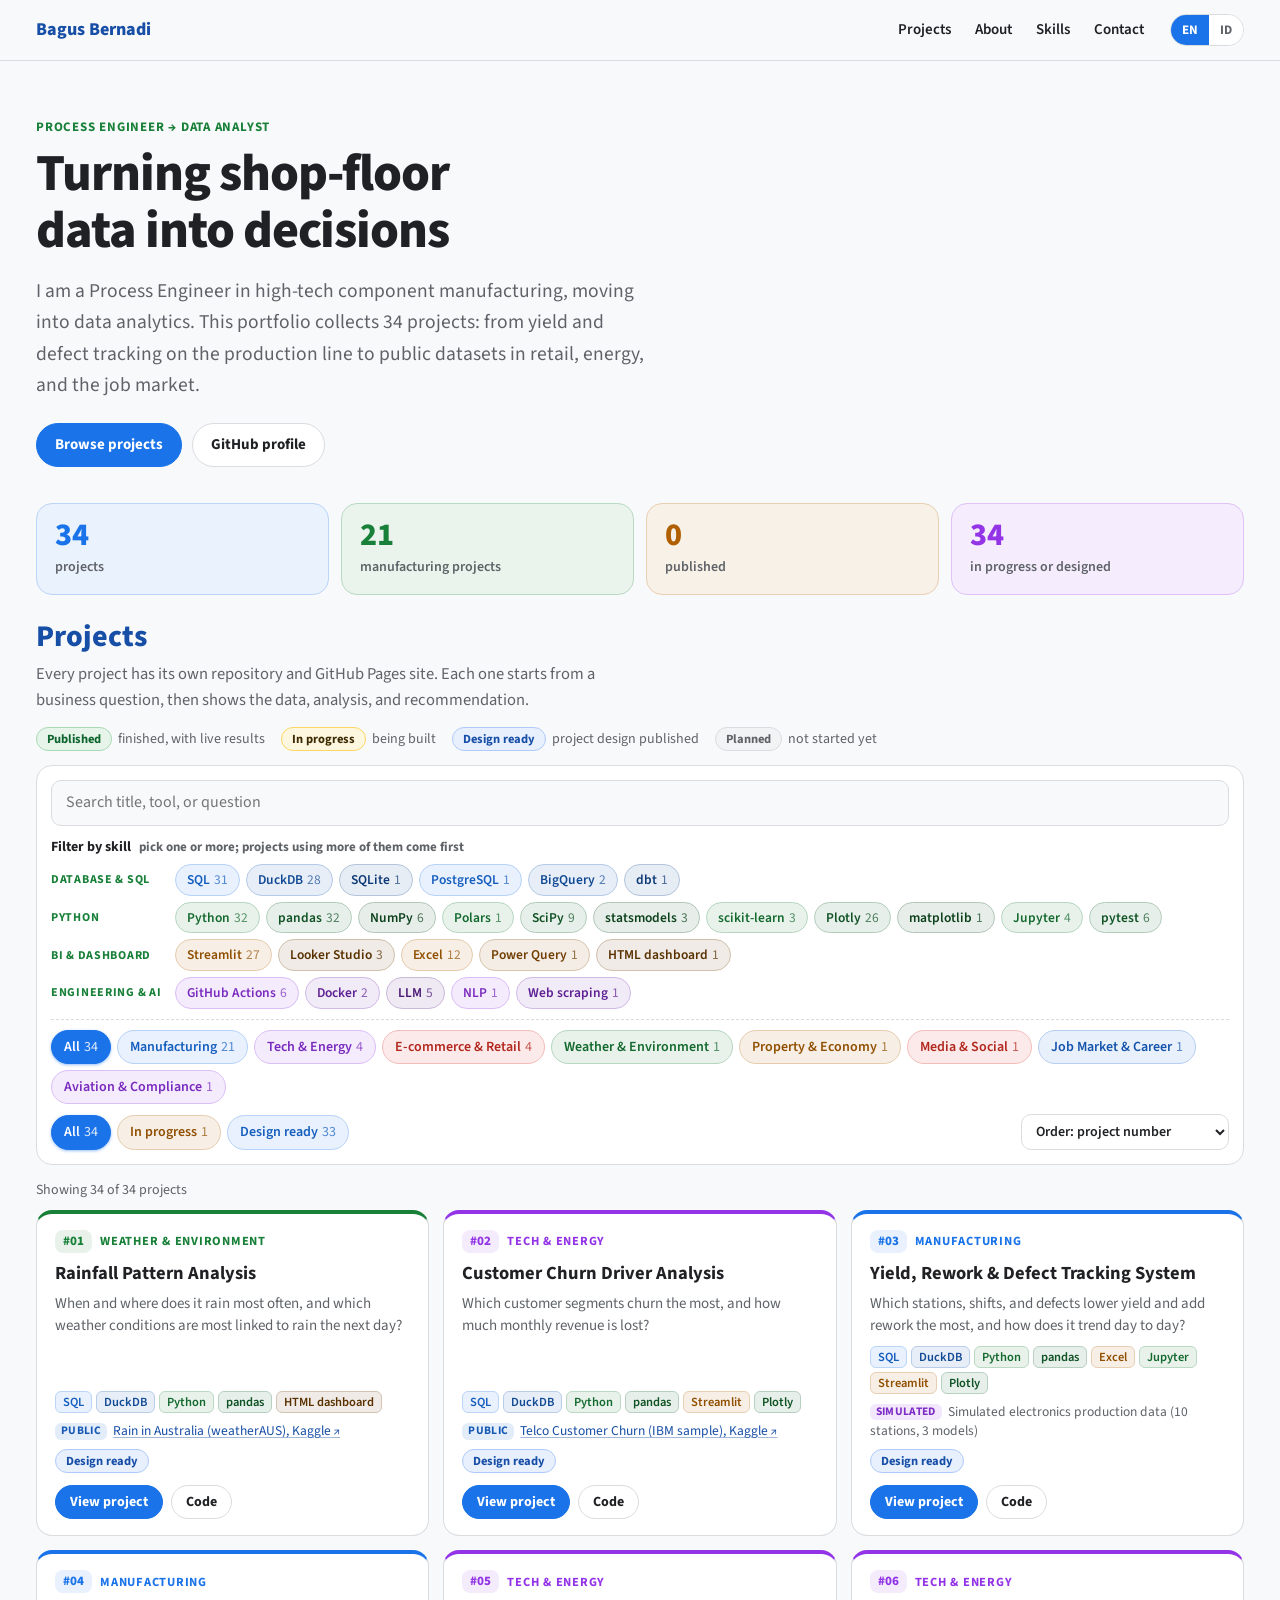
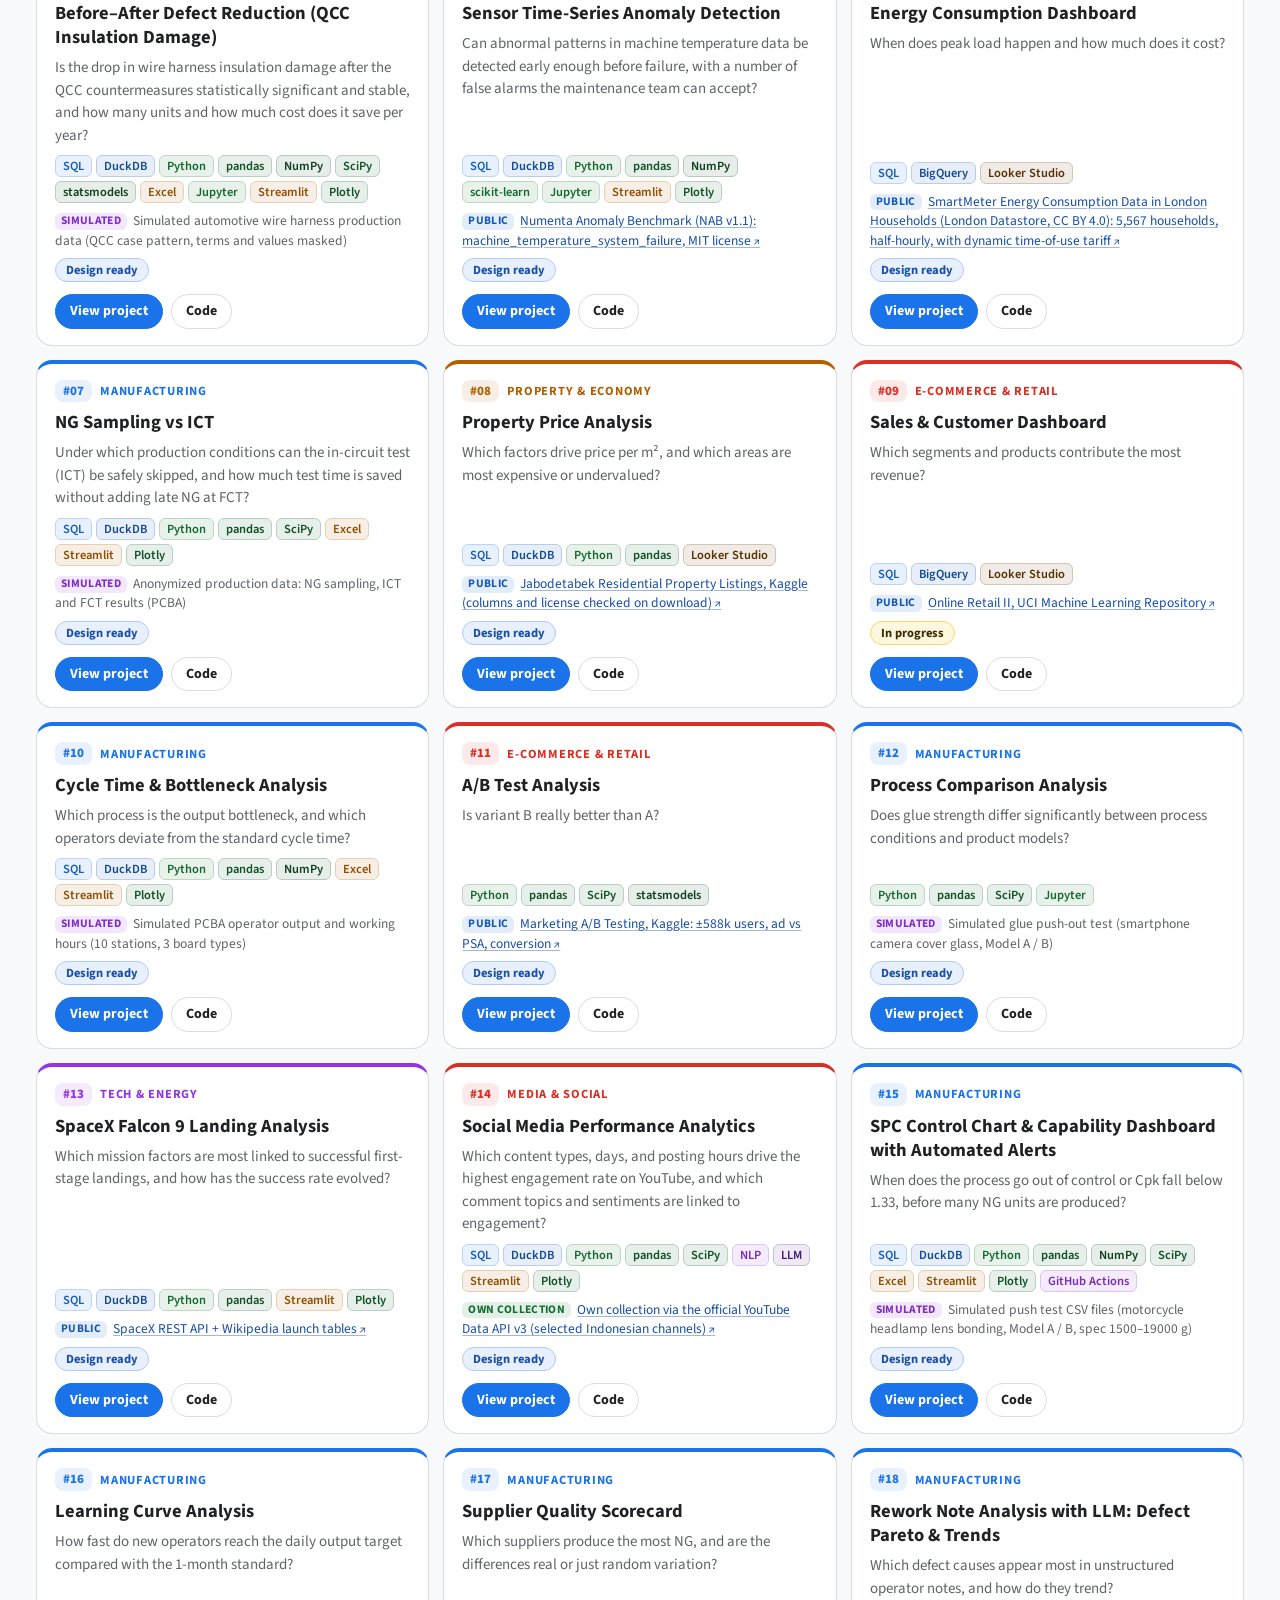
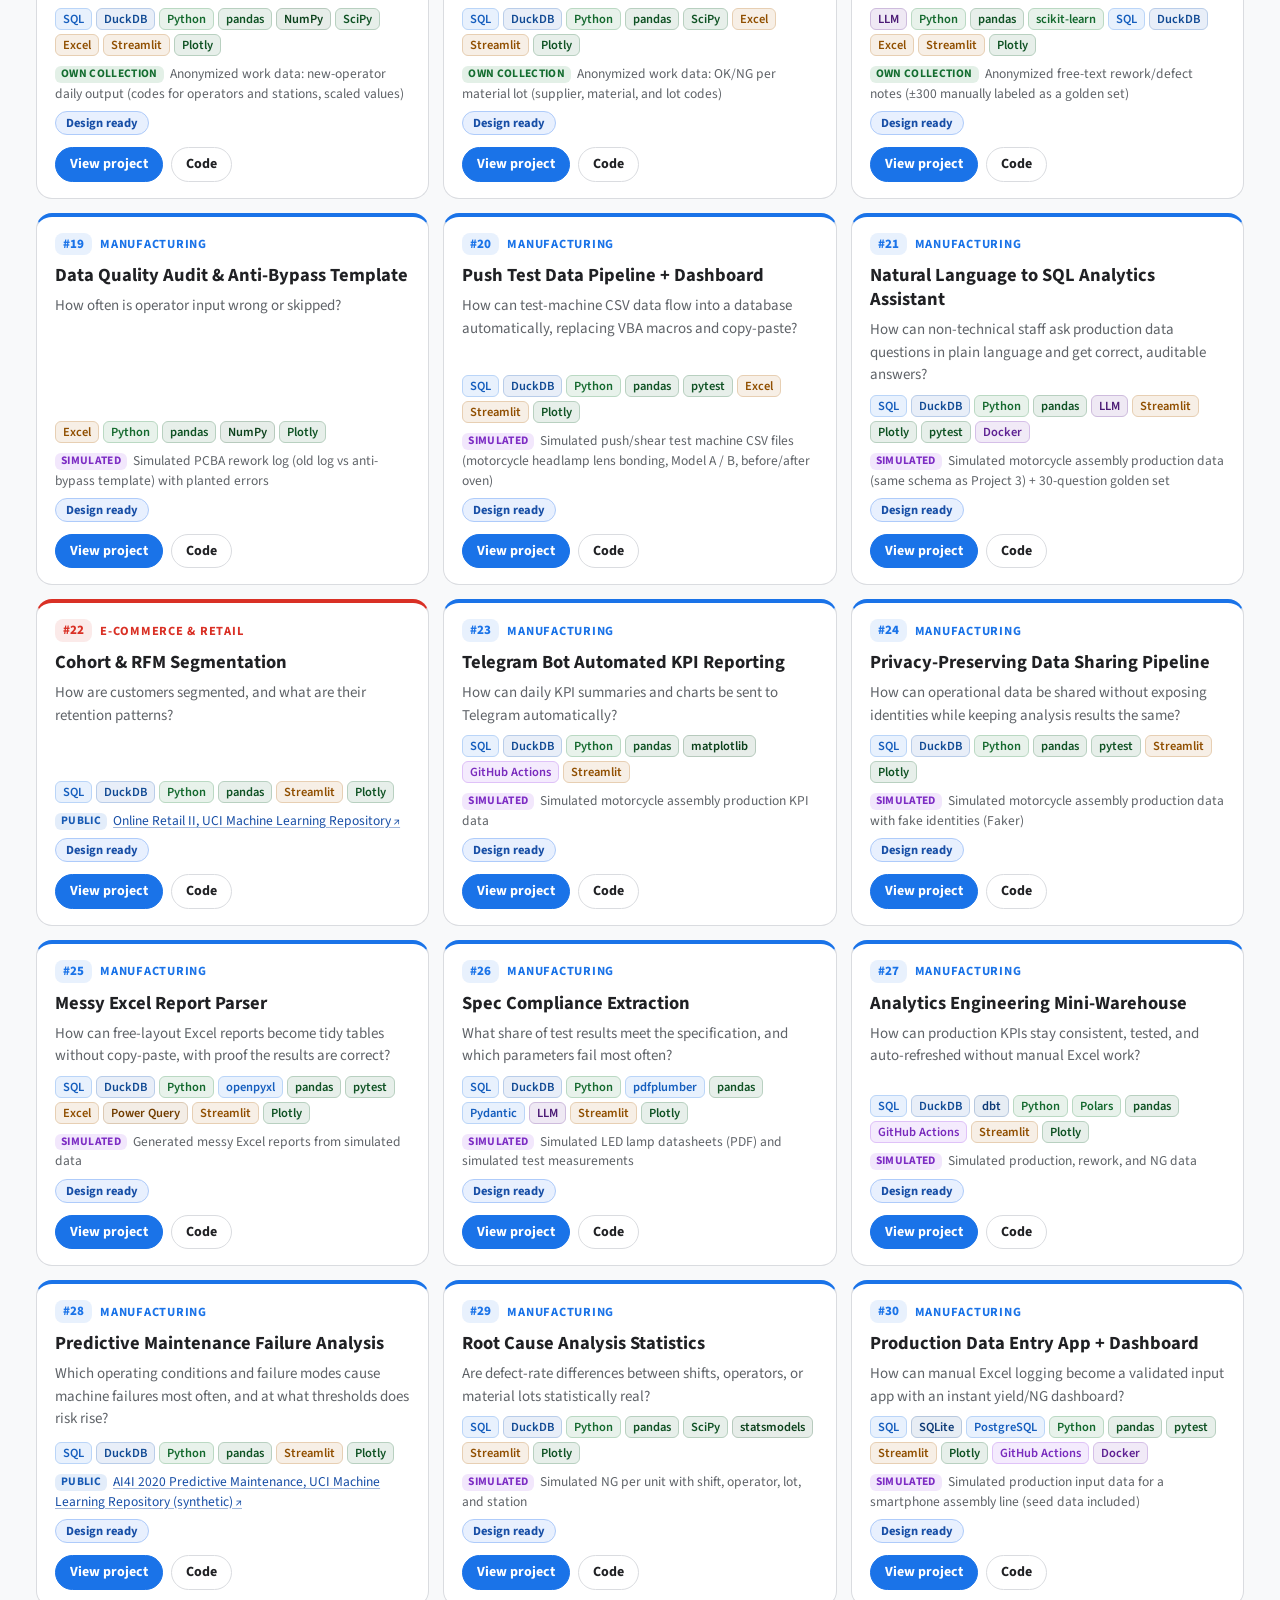
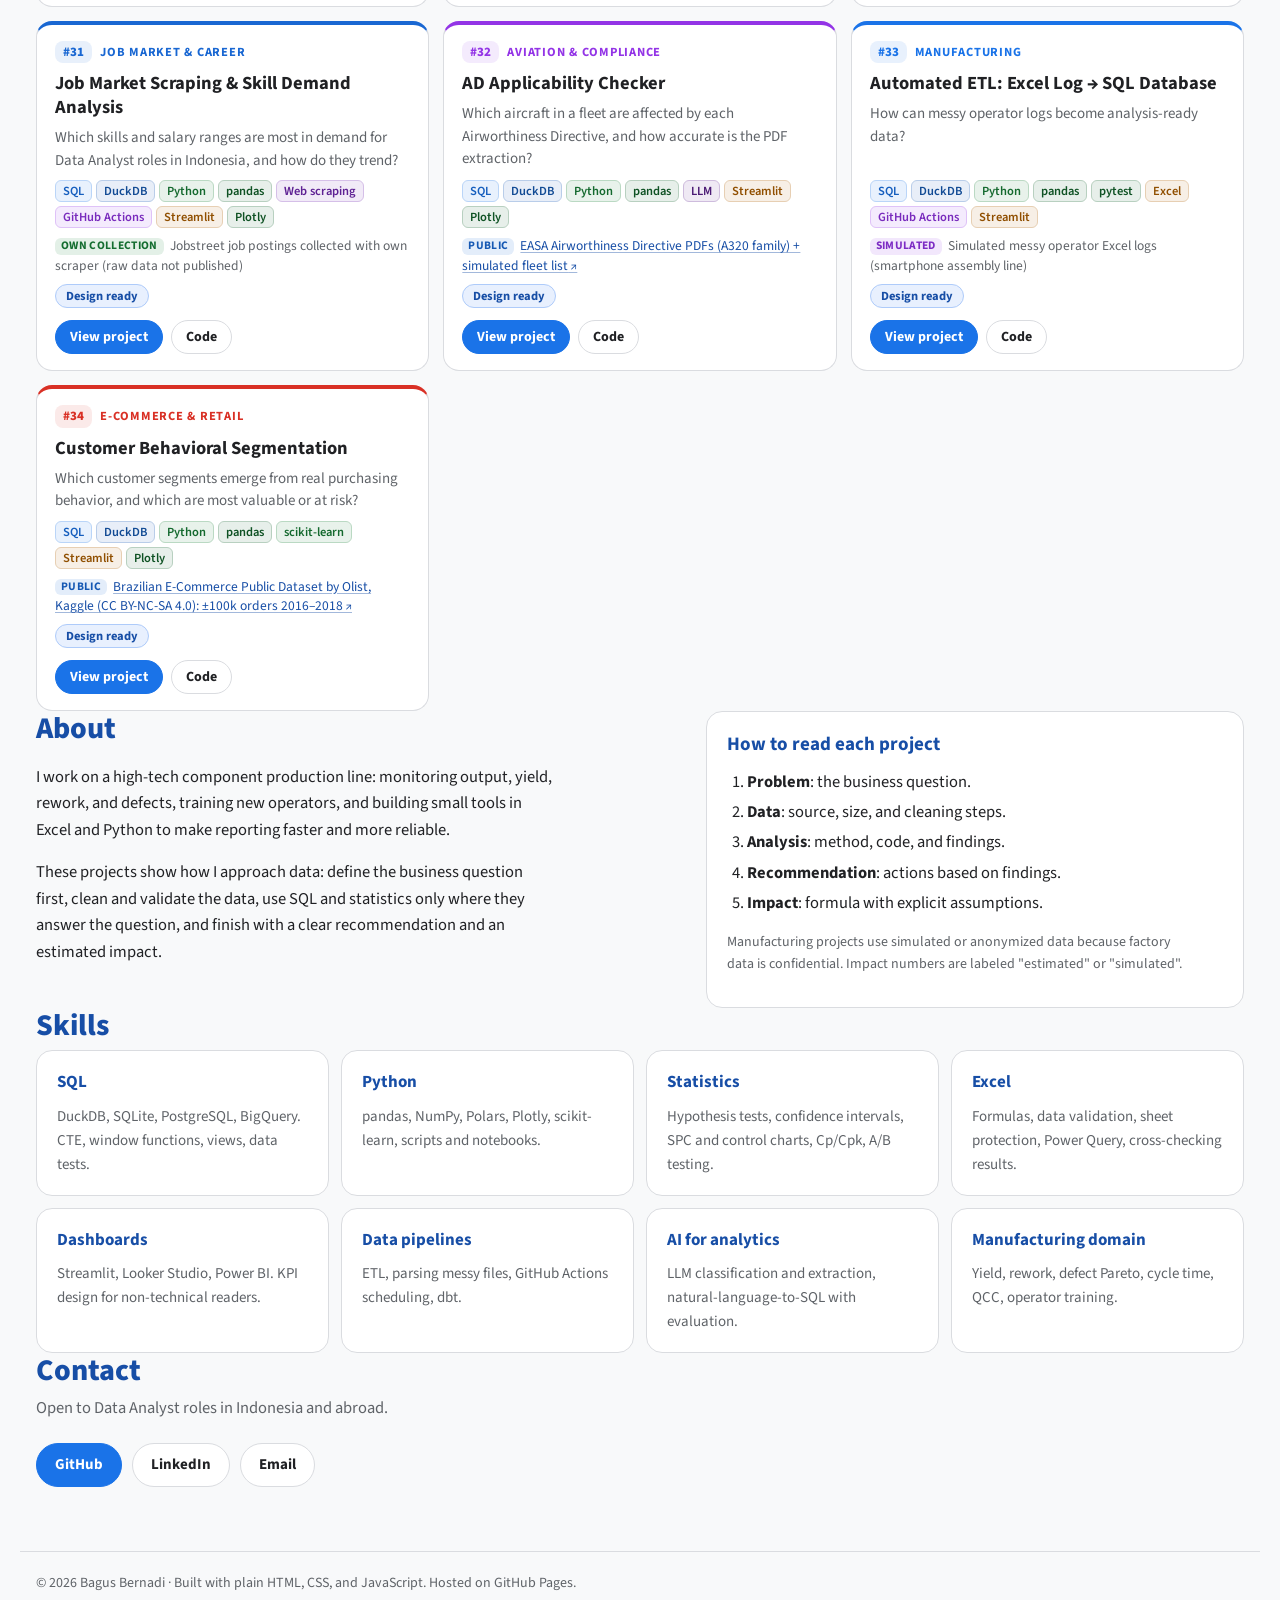
<file: index.html>
<!doctype html>
<html lang="en">
<head>
<meta charset="utf-8">
<meta name="viewport" content="width=device-width,initial-scale=1">
<title>Bagus Bernadi · Data Analyst Portfolio</title>
<meta name="description" content="Data Analyst portfolio of Bagus Bernadi: 34 projects in manufacturing analytics, SQL, Python, statistics, and dashboards.">
<meta property="og:title" content="Bagus Bernadi · Data Analyst Portfolio">
<meta property="og:description" content="34 data projects: manufacturing analytics, SQL, Python, statistics, and dashboards.">
<meta property="og:type" content="website">
<link rel="icon" href="assets/favicon.svg" type="image/svg+xml">
<link rel="preconnect" href="https://fonts.googleapis.com"><link rel="preconnect" href="https://fonts.gstatic.com" crossorigin>
<link rel="stylesheet" href="https://fonts.googleapis.com/css2?family=Source+Sans+3:wght@400;600;700;800&display=swap">
<link rel="stylesheet" href="assets/style.css?v=20261024b">
</head>
<body>
<header class="top">
 <div class="wrap bar">
  <a class="brand" href="#top" id="brand">Bagus Bernadi</a>
  <nav aria-label="Main">
   <a href="#projects" data-i="nav.projects">Projects</a>
   <a href="#about" data-i="nav.about">About</a>
   <a href="#skills" data-i="nav.skills">Skills</a>
   <a href="#contact" data-i="nav.contact">Contact</a>
  </nav>
  <div class="lang" role="group" aria-label="Language">
   <button type="button" data-lang="en" aria-pressed="true">EN</button><button type="button" data-lang="id" aria-pressed="false">ID</button>
  </div>
 </div>
</header>

<main id="top">
 <section class="hero wrap">
  <p class="eyebrow" id="role"></p>
  <h1 data-i="hero.title">Turning shop-floor data into decisions</h1>
  <p class="lead" data-i="hero.lead">I am a Process Engineer in high-tech component manufacturing, moving into data analytics. This portfolio collects 34 projects: from yield and defect tracking on the production line to public datasets in retail, energy, and the job market.</p>
  <div class="cta"><a class="btn pri" href="#projects" data-i="hero.cta1">Browse projects</a><a class="btn" id="ghLink" href="#" target="_blank" rel="noopener" data-i="hero.cta2">GitHub profile</a></div>
  <div class="stats" id="stats"></div>
 </section>

 <section id="projects" class="wrap">
  <h2 data-i="proj.title">Projects</h2>
  <p class="sub" data-i="proj.sub">Every project has its own repository and GitHub Pages site. Each one starts from a business question, then shows the data, analysis, and recommendation.</p>
  <div class="legend" id="legend"></div>
  <div class="filters">
   <label class="search"><span class="sr" data-i="f.search">Search</span><input id="q" type="search" data-ph="f.ph" placeholder="Search title, tool, or question"></label>
   <div class="skillf" id="fSkill" role="group" aria-label="Skills"></div>
   <div class="fgroup" id="fCat" role="group" aria-label="Category"></div>
   <div class="frow">
    <div class="fgroup" id="fStatus" role="group" aria-label="Status"></div>
    <select id="sort" aria-label="Sort"><option value="no" data-i="s.no">Order: project number</option><option value="status" data-i="s.status">Order: most complete first</option><option value="skill" data-i="s.skill">Order: most matching skills</option></select>
   </div>
  </div>
  <p class="count" id="count" aria-live="polite"></p>
  <div class="grid" id="grid"></div>
  <p class="empty" id="empty" hidden data-i="f.empty">No project matches the filter.</p>
 </section>

 <section id="about" class="wrap two">
  <div>
   <h2 data-i="about.title">About</h2>
   <p data-i="about.p1">I work on a high-tech component production line: monitoring output, yield, rework, and defects, training new operators, and building small tools in Excel and Python to make reporting faster and more reliable.</p>
   <p data-i="about.p2">These projects show how I approach data: define the business question first, clean and validate the data, use SQL and statistics only where they answer the question, and finish with a clear recommendation and an estimated impact.</p>
  </div>
  <div class="card note">
   <h3 data-i="about.h3">How to read each project</h3>
   <ol>
    <li data-i="about.l1"><b>Problem</b>: the business question.</li>
    <li data-i="about.l2"><b>Data</b>: source, size, and cleaning steps.</li>
    <li data-i="about.l3"><b>Analysis</b>: method, code, and findings.</li>
    <li data-i="about.l4"><b>Recommendation</b>: actions based on findings.</li>
    <li data-i="about.l5"><b>Impact</b>: formula with explicit assumptions.</li>
   </ol>
   <p class="small" data-i="about.note">Manufacturing projects use simulated or anonymized data because factory data is confidential. Impact numbers are labeled "estimated" or "simulated".</p>
  </div>
 </section>

 <section id="skills" class="wrap">
  <h2 data-i="skills.title">Skills</h2>
  <div class="skills" id="skillGrid"></div>
 </section>

 <section id="contact" class="wrap">
  <h2 data-i="contact.title">Contact</h2>
  <p class="sub" data-i="contact.sub">Open to Data Analyst roles in Indonesia and abroad.</p>
  <div class="cta" id="contactLinks"></div>
 </section>
</main>

<footer class="wrap foot"><span id="year"></span> · <span data-i="foot">Built with plain HTML, CSS, and JavaScript. Hosted on GitHub Pages.</span></footer>

<script src="data/projects.js?v=20261024b"></script>
<script src="assets/app.js?v=20261024b"></script>
</body>
</html>
</file>
<file: assets/style.css>
:root{color-scheme:light;
--bg:#F8F9FA;--card:#FFFFFF;--sub:#F1F3F4;--line:#DADCE0;
--ink:#202124;--head:#174EA6;--mut:#5F6368;
--blue:#1A73E8;--green:#188038;--amber:#FBBC04;--amber-ink:#3C2A00;--soft:#E8F0FE;
--navyH:#1A73E8;--amberH:#B06000;--tealH:#188038;--plumH:#9334E6;--roseH:#D93025;--skyH:#1967D2;
--f:"Source Sans 3",Calibri,"Segoe UI",Arial,sans-serif}
[hidden]{display:none!important}
*{box-sizing:border-box}
html{scroll-behavior:smooth;scroll-padding-top:72px}
body{margin:0;background:var(--bg);color:var(--ink);font:400 16.5px/1.6 var(--f)}
a{color:var(--blue)}
.wrap{max-width:1240px;margin:0 auto;padding-left:max(16px,env(safe-area-inset-left));padding-right:max(16px,env(safe-area-inset-right))}
.sr{position:absolute;width:1px;height:1px;overflow:hidden;clip:rect(0 0 0 0)}

/* header */
.top{position:sticky;top:0;z-index:10;background:rgba(248,249,250,.92);backdrop-filter:blur(8px);border-bottom:1px solid var(--line)}
.bar{display:flex;align-items:center;gap:16px;height:60px}
.brand{font-weight:800;font-size:18px;color:var(--head);text-decoration:none;white-space:nowrap}
nav{display:flex;gap:4px;margin-left:auto;overflow-x:auto}
nav a{color:var(--ink);text-decoration:none;font-weight:600;font-size:15px;padding:6px 10px;border-radius:8px;white-space:nowrap}
nav a:hover,nav a:focus-visible{background:var(--soft);color:var(--head);outline:none}
.lang{display:flex;border:1px solid var(--line);border-radius:999px;overflow:hidden;flex:none}
.lang button{font:inherit;font-size:13px;font-weight:700;border:0;background:var(--card);color:var(--mut);padding:5px 11px;cursor:pointer}
.lang button[aria-pressed="true"]{background:var(--blue);color:#fff}
.lang button:focus-visible{outline:3px solid var(--amber);outline-offset:-3px}

/* hero */
.hero{padding-top:56px;padding-bottom:24px}
.eyebrow{margin:0 0 8px;font-weight:700;color:var(--green);letter-spacing:.06em;text-transform:uppercase;font-size:13px}
h1{margin:0;font-size:clamp(32px,5vw,52px);line-height:1.1;font-weight:800;letter-spacing:-.02em;max-width:18ch;text-wrap:balance}
.lead{font-size:clamp(17px,1.6vw,19.5px);color:var(--mut);max-width:62ch;margin:16px 0 0}
.cta{display:flex;flex-wrap:wrap;gap:10px;margin-top:22px}
.btn{display:inline-flex;align-items:center;gap:6px;border:1px solid var(--line);background:var(--card);color:var(--ink);text-decoration:none;font-weight:700;font-size:15px;padding:9px 18px;border-radius:999px}
.btn:hover{border-color:var(--blue);color:var(--head)}
.btn.pri{background:var(--blue);border-color:var(--blue);color:#fff}.btn.pri:hover{background:#1765CC;color:#fff}
.btn:focus-visible{outline:3px solid var(--amber);outline-offset:2px}
.stats{display:grid;grid-template-columns:repeat(4,1fr);gap:12px;margin-top:36px}
.stat{--h:var(--navyH);background:color-mix(in srgb,var(--h) 9%,var(--card));border:1px solid color-mix(in srgb,var(--h) 30%,var(--card));border-radius:16px;padding:14px 18px}
.stat b{display:block;font-size:32px;line-height:1.1;font-weight:800;color:var(--h);font-variant-numeric:tabular-nums}
.stat span{font-size:14px;color:var(--mut);font-weight:600}

/* sections */
section{margin-top:56px}
h2{font-size:clamp(24px,2.4vw,30px);font-weight:800;color:var(--head);margin:0 0 6px;line-height:1.2}
h3{font-size:19px;color:var(--head);margin:0 0 8px}
.sub{color:var(--mut);margin:0 0 14px;max-width:75ch}
.card{background:var(--card);border:1px solid var(--line);border-radius:16px;padding:18px 20px}
.small{font-size:14px;color:var(--mut)}

/* legend + filters */
.legend{display:flex;flex-wrap:wrap;gap:8px 16px;font-size:14px;color:var(--mut);margin-bottom:14px}
.legend span{display:inline-flex;align-items:center;gap:6px}
.filters{display:grid;gap:10px;background:var(--card);border:1px solid var(--line);border-radius:16px;padding:14px}
.search input{width:100%;font:inherit;font-size:16px;padding:9px 14px;border:1px solid var(--line);border-radius:10px;background:var(--bg);color:var(--ink)}
.search input:focus{outline:3px solid color-mix(in srgb,var(--blue) 40%,transparent);border-color:var(--blue)}
.fgroup{display:flex;flex-wrap:wrap;gap:6px}
.frow{display:flex;flex-wrap:wrap;gap:10px 18px;align-items:center}
/* chips: each chip gets its own hue via --c; tinted at rest, solid when selected */
.chipb{--c:var(--blue);font:inherit;font-size:14px;font-weight:600;cursor:pointer;border:1px solid color-mix(in srgb,var(--c) 32%,var(--card));background:color-mix(in srgb,var(--c) 10%,var(--card));color:color-mix(in srgb,var(--c) 82%,#000);padding:5px 12px;border-radius:999px;transition:background .15s,border-color .15s,color .15s}
.chipb i{font-style:normal;color:inherit;opacity:.7;margin-left:4px;font-weight:400}
.chipb:hover{background:color-mix(in srgb,var(--c) 18%,var(--card));border-color:var(--c)}
.chipb[aria-pressed="true"]{background:var(--c);border-color:var(--c);color:#fff;box-shadow:0 1px 3px color-mix(in srgb,var(--c) 45%,transparent)}.chipb[aria-pressed="true"] i{color:#fff;opacity:.85}
.chipb:focus-visible,select:focus-visible{outline:3px solid var(--amber);outline-offset:2px}
select{font:inherit;font-size:14px;font-weight:600;padding:6px 10px;border-radius:10px;border:1px solid var(--line);background:var(--card);color:var(--ink);margin-left:auto}
.skillf{display:grid;gap:6px;padding-bottom:10px;border-bottom:1px dashed var(--line)}
.skillf .sh{display:flex;align-items:center;gap:8px;font-size:13px;font-weight:700;color:var(--mut)}
.skillf .sh b{color:var(--ink);font-size:14px}.skillf .clr{font:inherit;font-size:13px;font-weight:700;color:var(--blue);background:none;border:0;cursor:pointer;padding:0;margin-left:auto}
.skillf .row{display:flex;flex-wrap:wrap;gap:6px;align-items:center}
.skillf .gl{font-size:12px;font-weight:700;text-transform:uppercase;letter-spacing:.06em;color:var(--green);min-width:118px}
.chipb.sk{font-size:13.5px;padding:4px 11px}
.tools button{--c:var(--blue);font:inherit;font-size:12.5px;font-weight:600;background:color-mix(in srgb,var(--c) 10%,var(--card));border:1px solid color-mix(in srgb,var(--c) 30%,var(--card));border-radius:6px;padding:0 7px;color:color-mix(in srgb,var(--c) 82%,#000);cursor:pointer;transition:background .15s}
.tools button:hover{background:color-mix(in srgb,var(--c) 18%,var(--card));border-color:var(--c)}.tools button.on{background:var(--c);border-color:var(--c);color:#fff}
.tools button:focus-visible{outline:3px solid var(--amber);outline-offset:1px}
.ds{margin:0;font-size:13.5px;color:var(--mut);line-height:1.45}
.ds a{color:var(--head);text-decoration:underline;text-decoration-color:color-mix(in srgb,var(--head) 40%,transparent);text-underline-offset:2px}
.ds a::after{content:" ↗";font-size:12px}
.dt{display:inline-block;font-size:11.5px;font-weight:700;letter-spacing:.03em;text-transform:uppercase;border-radius:6px;padding:0 6px;margin-right:6px;vertical-align:1px;--c:var(--mut);background:color-mix(in srgb,var(--c) 12%,var(--card));color:color-mix(in srgb,var(--c) 85%,#000)}
.dt-public{--c:var(--skyH)}.dt-sim{--c:var(--plumH)}.dt-own{--c:var(--tealH)}.dt-tbd{--c:var(--mut)}
.mt{font-size:12.5px;font-weight:700;color:var(--head)}
@media (max-width:640px){.skillf .gl{min-width:0;width:100%}.skillf .sh span{display:none}}
.count{font-size:14px;color:var(--mut);margin:14px 0 8px}
.empty{text-align:center;color:var(--mut);padding:32px}

/* project cards */
.grid{display:grid;grid-template-columns:repeat(3,minmax(0,1fr));gap:14px}
.pc{--h:var(--navyH);background:var(--card);border:1px solid var(--line);border-top:4px solid var(--h);border-radius:16px;padding:16px 18px;display:flex;flex-direction:column;gap:8px}
.pc .hd{display:flex;align-items:center;gap:8px;flex-wrap:wrap}
.no{font-weight:800;font-size:13px;color:var(--h);background:color-mix(in srgb,var(--h) 10%,var(--card));border-radius:8px;padding:1px 8px;font-variant-numeric:tabular-nums}
.cat{font-size:12.5px;font-weight:700;color:var(--h);text-transform:uppercase;letter-spacing:.06em}
.pc h3{font-size:18.5px;color:var(--ink);line-height:1.3;margin:0}
.pc .qq{font-size:15px;color:var(--mut);margin:0;line-height:1.5;flex:1}
.tools{display:flex;flex-wrap:wrap;gap:4px}
.tools span{font-size:12.5px;background:var(--sub);border:1px solid var(--line);border-radius:6px;padding:0 7px;color:var(--ink)}
.meta{display:flex;flex-wrap:wrap;gap:6px;align-items:center}
.badge{font-size:12.5px;font-weight:700;border-radius:999px;padding:1px 10px;border:1px solid transparent}
.st-done{background:#E6F4EA;color:#0D652D;border-color:#A8DAB5}
.st-in-progress{background:#FEF7E0;color:#3C2A00;border-color:#FDD663}
.st-design{background:var(--soft);color:var(--head);border-color:#AECBFA}
.st-planned{background:var(--sub);color:var(--mut);border-color:var(--line)}
.links{display:flex;gap:8px;margin-top:4px}
.links a,.links span{font-size:14px;font-weight:700;text-decoration:none;border-radius:999px;padding:5px 14px;border:1px solid var(--line)}
.links a.live{background:var(--blue);border-color:var(--blue);color:#fff}
.links a.code{color:var(--ink);background:var(--card)}
.links a:hover{filter:brightness(.95)}
.links a:focus-visible{outline:3px solid var(--amber);outline-offset:2px}
.links span{color:var(--mut);background:var(--sub);cursor:default}

/* about + skills */
.two{display:grid;grid-template-columns:1.2fr 1fr;gap:24px;align-items:start}
.two>div>p{max-width:65ch}
.note ol{margin:0;padding-left:20px}.note li{margin:4px 0}
.skills{display:grid;grid-template-columns:repeat(4,1fr);gap:12px}
.skills .card h3{font-size:17px}
.skills .card p{margin:0;font-size:15px;color:var(--mut)}

.foot{margin-top:64px;padding-top:20px;padding-bottom:32px;border-top:1px solid var(--line);font-size:14px;color:var(--mut)}

@media (max-width:1000px){.grid{grid-template-columns:repeat(2,minmax(0,1fr))}.skills{grid-template-columns:repeat(2,1fr)}.two{grid-template-columns:1fr}}
@media (max-width:640px){
 .grid,.skills{grid-template-columns:1fr}.stats{grid-template-columns:1fr 1fr}
 .bar{gap:8px}nav a{padding:6px 7px;font-size:14px}.brand{display:none}nav{margin-left:0}.lang{margin-left:auto}
 select{margin-left:0;width:100%}
 .hero{padding-top:32px}
}
@media (prefers-reduced-motion:reduce){html{scroll-behavior:auto}.chipb,.tools button{transition:none}}
</file>
